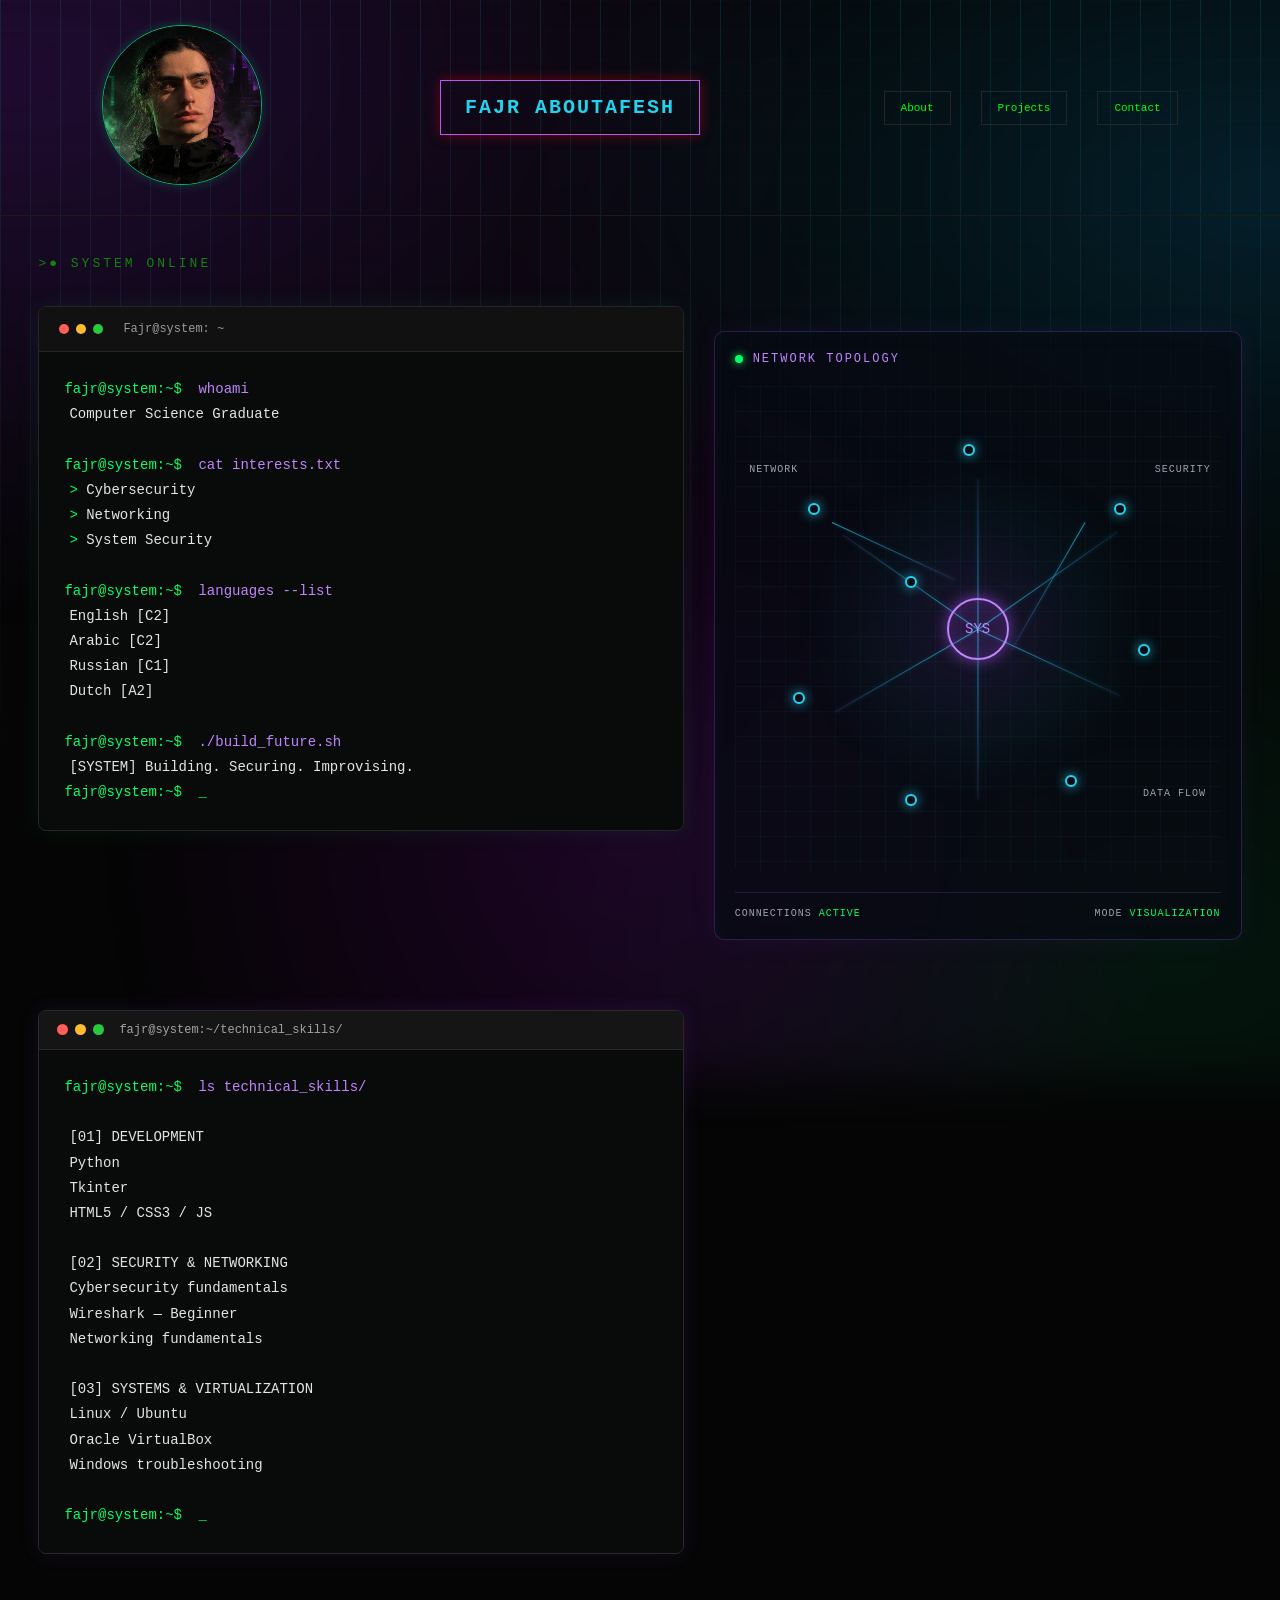
<file: index.html>
<!DOCTYPE html>

<html lang="en">
<head>
    <meta charset="UTF-8">
    <meta name="viewport" content="width=device-width, initial-scale=1.0">
    <title>FAJR | Cybersecurity Portfolio</title>
    <link rel="stylesheet" href="style.css">
</head>

<body>


<!-- NAVIGATION -->
<header class="navbar"> <div> 
    <button class="avatar-trigger" id="avatarTrigger" type="button" aria-label="view larger profile picture">
    <img src="avatar.png" alt="FAJR ABOUTAFESH" class="nav-avatar">

    </button>
</div>
    <a href="index.html" class="logo">FAJR <span>ABOUTAFESH</span> </a>
 
    <nav>
        <a href="about.html">About</a>
        <a href="projects.html">Projects</a>
        <a href="contact.html">Contact</a>
    </nav>
</header>

<!-- hero section-->
 <main>
    <section class="hero">
        
    <!-- LEFT SIDE: EXISTING PORTFOLIO CONTENT -->

<div class="hero-left">
<p class="status">&gt;● SYSTEM ONLINE</p>

  <!-- FIRST TERMINAL -->
    <div class="terminal">
      <!-- Terminal header -->
         <div class="terminal-header">
           <!-- dots and terminal title-->
             <div class="terminal-dots">

                 
                 <span></span>  
                 
                 <span></span>
                 <span></span>

             </div>

                     <p>Fajr@system: ~</p>
         </div>
         <!-- Terminal body -->
          <div class="terminal-body">

          <p class="command">
                  <span class="prompt">fajr@system:~$</span>
                   <span class="purple">whoami</span>
            </p>
               
         <p class="output">Computer Science Graduate</p>

  <br>
<p class="command">
                    <span class="prompt">fajr@system:~$</span>
                    <span class="purple">cat interests.txt</span>
                </p>

                <p class="output">
                    <span class="green">&gt;</span> Cybersecurity
                </p>

                <p class="output">
                    <span class="green">&gt;</span> Networking
                </p>

                <p class="output">
                    <span class="green">&gt;</span> System Security
                </p>

                <br>

              <p class="command">
                    <span class="prompt">fajr@system:~$</span>
                    <span class="purple">languages --list</span>
                </p>

                <p class="output cyan">English [C2] &nbsp; <br>
                Arabic [C2]   &nbsp;<br>
                Russian [C1]   &nbsp;<br>
                Dutch [A2]  </p>

                <br>

                <p class="command">
                    <span class="prompt">fajr@system:~$</span>
                    <span class="purple">./build_future.sh</span>
                </p>

                <p class="output green">[SYSTEM] Building. Securing. Improvising.</p>

              

                <p class="command cursor-line">
                    <span class="prompt">fajr@system:~$</span>
                    <span class="cursor">_</span>
                </p>
  
          </div>
                    
        </div>
    </div>
  <!--  2 terminal hero: TECHNICAL SKILLS -->
      <div class="second-terminal">

          <div   class="second-terminal-header">

               <div class="second-terminaldots">
            <span></span>
            <span></span>
            <span></span>

        </div>
  

          <p>fajr@system:~/technical_skills/ </p>
         

          </div>
        

          <div class="second-terminal-body">


           
            <p class="command">
             <span class="prompt">fajr@system:~$</span>
             <span class="purple">ls technical_skills/</span> </p>
<br>


  <p class="output green">[01] DEVELOPMENT</p> 
  <p class="output">Python</p>
   <p class="output">Tkinter</p>
    <p class="output">HTML5 / CSS3 / JS</p>
<br>

  <p class="output green">[02] SECURITY &amp; NETWORKING</p>
   <p class="output">Cybersecurity fundamentals</p>
    <p class="output">Wireshark — Beginner</p>
     <p class="output">Networking fundamentals</p>
     
     <br> 
     
     <p class="output green">[03] SYSTEMS &amp; VIRTUALIZATION</p>
     
     <p class="output">Linux / Ubuntu</p> 
     <p class="output">Oracle VirtualBox</p> 
     <p class="output">Windows troubleshooting</p>
     
     <br> 
     
     <p class="command cursor-line">
         <span class="prompt">fajr@system:~$</span> 
         <span class="cursor">_</span>
        
    </p>


          </div>
        </div>

</div>
      <!-- RIGHT SIDE: NETWORK VISUALIZATION -->
  
  <div class="network-visual" aria-label="Animated digital network">
<div class="network-label">
            <span class="network-indicator"></span>
            NETWORK TOPOLOGY
        </div>

 <div class="network-canvas">

 <!-- Connections -->
            <div class="network-line line-1"></div>
            <div class="network-line line-2"></div>
            <div class="network-line line-3"></div>
            <div class="network-line line-4"></div>
            <div class="network-line line-5"></div>
            <div class="network-line line-6"></div>
            <div class="network-line line-7"></div>
            <div class="network-line line-8"></div>

            <!-- Central node -->
            <div class="network-node node-center">
                <span>SYS</span>
            </div>

            <!-- Surrounding nodes -->
            <div class="network-node node-1"></div>
            <div class="network-node node-2"></div>
            <div class="network-node node-3"></div>
            <div class="network-node node-4"></div>
            <div class="network-node node-5"></div>
            <div class="network-node node-6"></div>
            <div class="network-node node-7"></div>
            <div class="network-node node-8"></div>

            <!-- Labels -->
            <span class="node-label label-1">NETWORK</span>
            <span class="node-label label-2">SECURITY</span>
            <span class="node-label label-3">DATA FLOW</span>

        </div>

        <div class="network-footer">
            <span>CONNECTIONS <strong>ACTIVE</strong></span>
            <span>MODE <strong>VISUALIZATION</strong></span>
        </div>

  </div>
      
        
        
    </section>

</main>

 <div class="avatar-modal" id="avatarModal" aria-hidden="true">
    <button class="avatar-close" id="avatarClose"
    type="button" aria-label="Close image">
&times;
</button>

 <img src="avatar.png" alt="Fajr Aboutafesh — Cyberpunk Portrait"
         class="avatar-modal-image">

 </div>


 <script>
const avatarTrigger = document.getElementById("avatarTrigger");

const avatarModal = document.getElementById("avatarModal");
const avatarClose = document.getElementById("avatarClose");

function openAvatar(){

   avatarModal.classList.add("active");
    avatarModal.setAttribute("aria-hidden", "false");
    avatarClose.focus();

}

function closeAvatar() {
    avatarModal.classList.remove("active");
    avatarModal.setAttribute("aria-hidden", "true");
    avatarTrigger.focus();
}

avatarTrigger.addEventListener("click", openAvatar);
avatarClose.addEventListener("click", closeAvatar);

avatarModal.addEventListener("click", function(event){

    if (event.target === avatarModal){
        closeAvatar();
    }
});

document.addEventListener("keydown", function(event) {
    if (event.key === "Escape" && avatarModal.classList.contains("active")) {
        closeAvatar();
    }
});
</script>
</body>



</html>
</file>
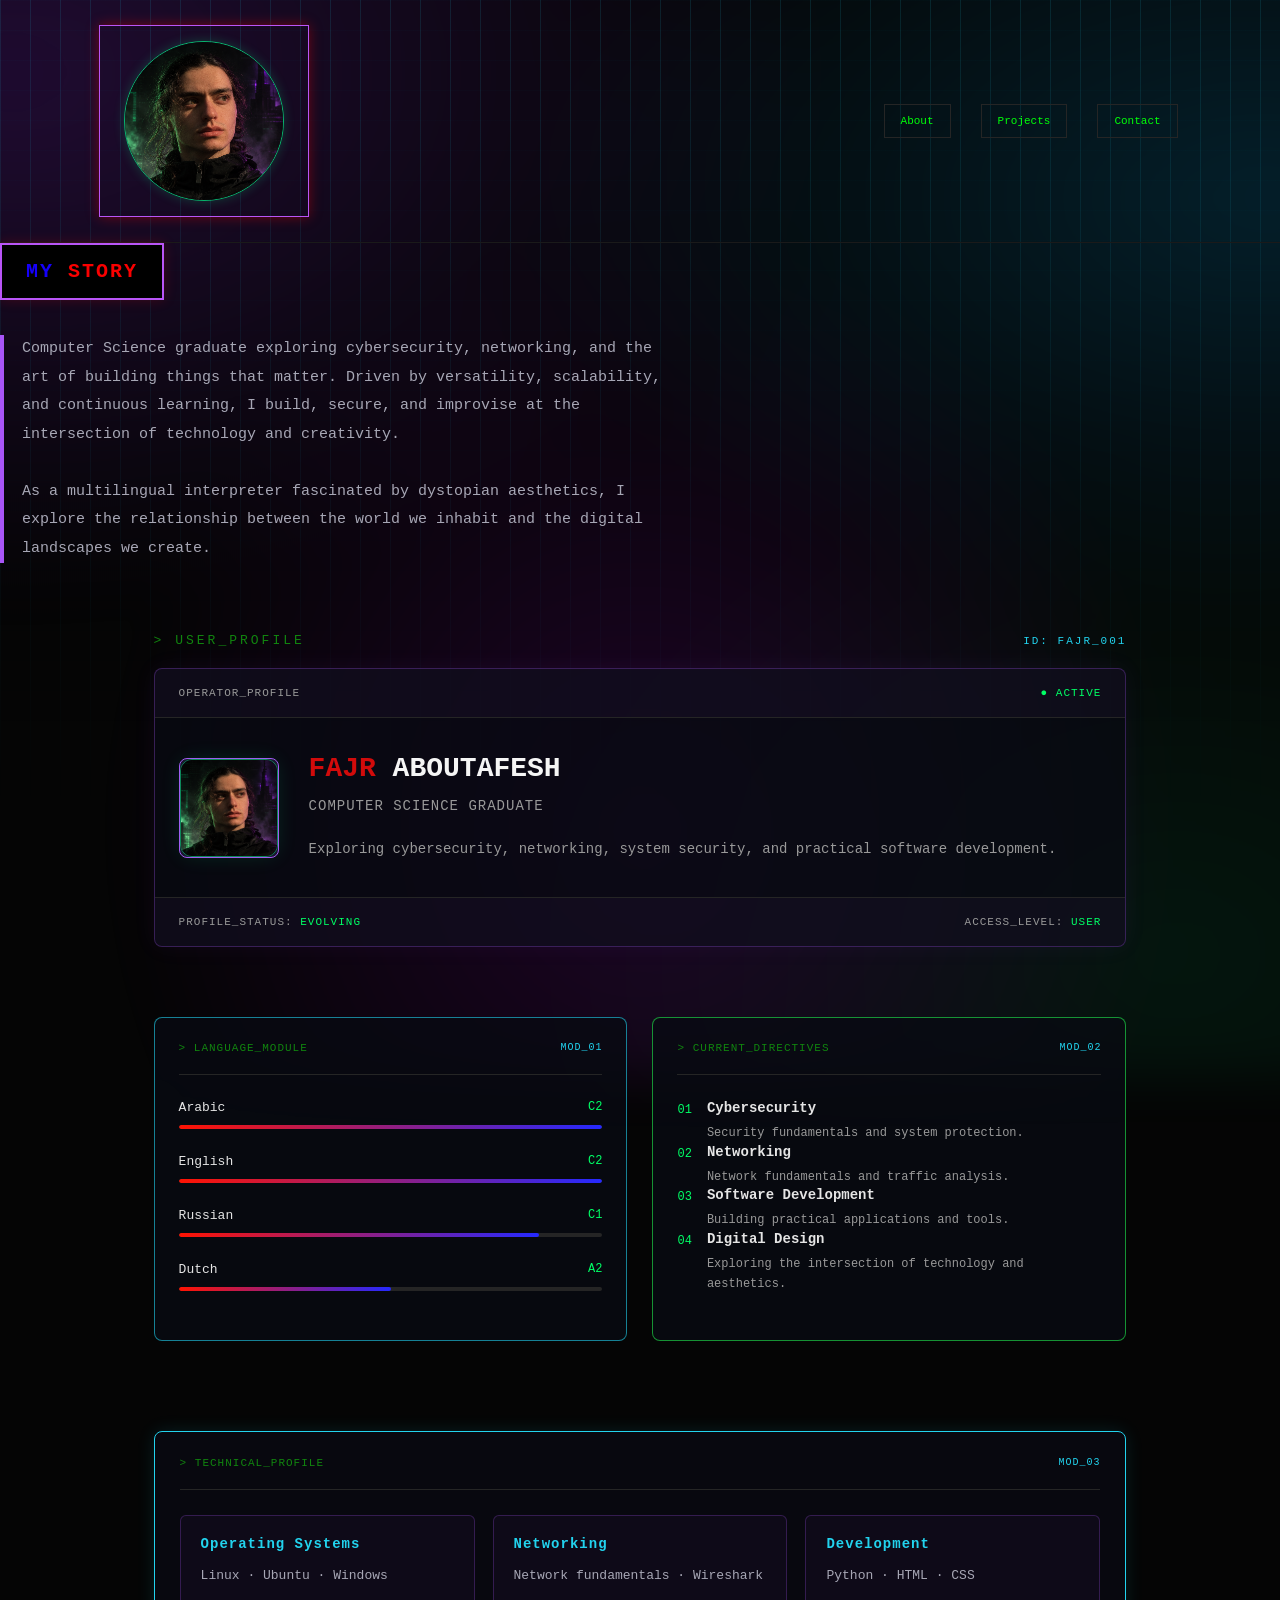
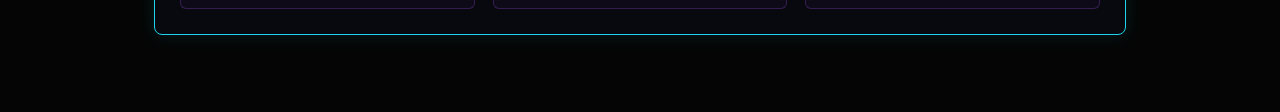
<file: about.html>
<!DOCTYPE html>
<html lang="en">

<head>
    <meta charset="UTF-8">
    <meta name="viewport" content="width=device-width, initial-scale=1.0">

    <title>FAJR | About</title>

    <link rel="stylesheet" href="style.css">
</head>

<body>
     <!-- NAVIGATION -->
    <header class="navbar">

        <a href="index.html" class="logo">
                <img src="avatar.png" alt="FAJR ABOUTAFESH" class="nav-avatar">

        </a>

        <nav>
            <a href="about.html">About</a>
            <a href="projects.html">Projects</a>
            <a href="contact.html">Contact</a>
        </nav>

    </header>


    <main>

        <!-- ABOUT INTRODUCTION -->
        <section class="about-intro">

            <div class="aboutpage">
                MY <span>STORY</span>
            </div>

            <div class="hero-intro about-hero-intro">

                
                    
                <p class="hero-description">
                    Computer Science graduate exploring cybersecurity,
                    networking, and the art of building things that matter.
                    Driven by versatility, scalability, and continuous learning,
                    I build, secure, and improvise at the intersection of
                    technology and creativity.

                    <br><br>

                    As a multilingual interpreter fascinated by dystopian
                    aesthetics, I explore the relationship between the world
                    we inhabit and the digital landscapes we create.
                </p>

            </div>

        </section>


        <!-- USER PROFILE -->
        <section class="profile-section">

            <div class="profile-header">

                <span class="status">&gt; USER_PROFILE</span>

                <span class="profile-id">ID: FAJR_001</span>

            </div>


            <div class="profile-card">

                <!-- PROFILE CARD HEADER -->
                <div class="profile-card-header">

                    <span>OPERATOR_PROFILE</span>

                    <span class="profile-indicator">
                        ● ACTIVE
                    </span>

                </div>


                <!-- PROFILE CONTENT -->
                <div class="profile-content">

                    <div class="profile-avatar">
                        <img src="avatar.png" alt="FAJR — Cybersecurity Portfolio" class="avatar">
 
                    </div>

                    <div class="profile-details">

                        <h2>
                            <span>FAJR</span> ABOUTAFESH
                        </h2>

                        <p class="profile-role">
                            COMPUTER SCIENCE GRADUATE
                        </p>

                        <p>
                            Exploring cybersecurity, networking, system
                            security, and practical software development.
                        </p>

                    </div>

                </div>


                <!-- PROFILE FOOTER -->
                <div class="profile-footer">

                    <span>
                        PROFILE_STATUS: <strong>EVOLVING</strong>
                    </span>

                    <span>
                        ACCESS_LEVEL: <strong>USER</strong>
                    </span>

                </div>

            </div>

        </section>


        <!-- ABOUT MODULES -->
        <section class="about-modules">


            <!-- LANGUAGE MODULE -->
            <article class="module-card">

                <div class="module-header">

                    <span class="status">
                        &gt; LANGUAGE_MODULE
                    </span>

                    <span class="module-id">
                        MOD_01
                    </span>

                </div>


                <div class="language-list">


                    <!-- ARABIC -->
                    <div class="language-item">

                        <span class="language-name">
                            Arabic
                        </span>

                        <span class="language-level">
                            C2
                        </span>

                        <div class="language-track">

                            <div class="language-fill level-c2"></div>

                        </div>

                    </div>


                    <!-- ENGLISH -->
                    <div class="language-item">

                        <span class="language-name">
                            English
                        </span>

                        <span class="language-level">
                            C2
                        </span>

                        <div class="language-track">

                            <div class="language-fill level-c2"></div>

                        </div>

                    </div>


                    <!-- RUSSIAN -->
                    <div class="language-item">

                        <span class="language-name">
                            Russian
                        </span>

                        <span class="language-level">
                            C1
                        </span>

                        <div class="language-track">

                            <div class="language-fill level-c1"></div>

                        </div>

                    </div>


                    <!-- DUTCH -->
                    <div class="language-item">

                        <span class="language-name">
                            Dutch
                        </span>

                        <span class="language-level">
                            A2
                        </span>

                        <div class="language-track">

                            <div class="language-fill level-a2"></div>

                        </div>

                    </div>

                </div>

            </article>


            <!-- CURRENT DIRECTIVES -->
            <article class="module-card2">

                <div class="module-header">

                    <span class="status">
                        &gt; CURRENT_DIRECTIVES
                    </span>

                    <span class="module-id">
                        MOD_02
                    </span>

                </div>


                <div class="directive-list">


                    <!-- DIRECTIVE 01 -->
                    <div class="directive-item">

                        <span class="directive-number">
                            01
                        </span>

                        <div>

                            <h3>Cybersecurity</h3>

                            <p>
                                Security fundamentals and system protection.
                            </p>

                        </div>

                    </div>


                    <!-- DIRECTIVE 02 -->
                    <div class="directive-item">

                        <span class="directive-number">
                            02
                        </span>

                        <div>

                            <h3>Networking</h3>

                            <p>
                                Network fundamentals and traffic analysis.
                            </p>

                        </div>

                    </div>


                    <!-- DIRECTIVE 03 -->
                    <div class="directive-item">

                        <span class="directive-number">
                            03
                        </span>

                        <div>

                            <h3>Software Development</h3>

                            <p>
                                Building practical applications and tools.
                            </p>

                        </div>

                    </div>


                    <!-- DIRECTIVE 04 -->
                    <div class="directive-item">

                        <span class="directive-number">
                            04
                        </span>

                        <div>

                            <h3>Digital Design</h3>

                            <p>
                                Exploring the intersection of technology
                                and aesthetics.
                            </p>

                        </div>

                    </div>

                </div>

            </article>

        </section>

        <section class="technical-profile">

            <div class="module-header">

                <span class="status">
                    &gt; TECHNICAL_PROFILE
                </span>

                <span class="module-id">
                    MOD_03
                </span>

            </div>

            <div class="technical-grid">

                <article class="technical-item">

                    <h3>Operating Systems</h3>

                    <p>Linux · Ubuntu · Windows</p>

                </article>

                <article class="technical-item">

                    <h3>Networking</h3>

                    <p>Network fundamentals · Wireshark</p>

                </article>

                <article class="technical-item">

                    <h3>Development</h3>

                    <p>Python · HTML · CSS</p>

                </article>

            </div>

        </section>

    </main>

</body>

</html>
</file>
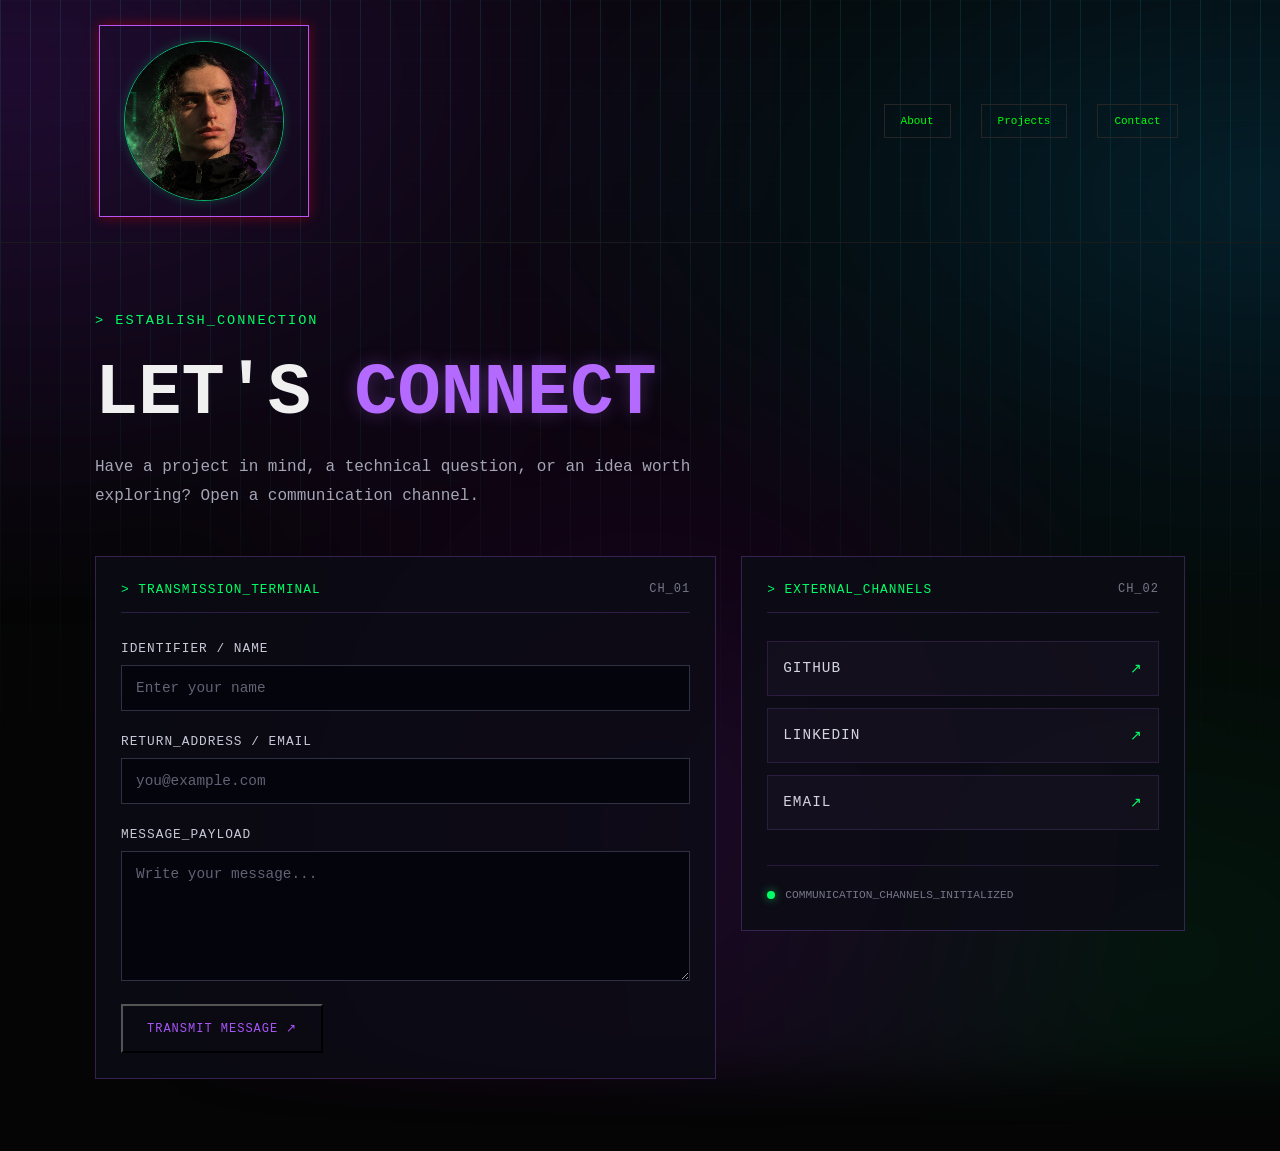
<file: contact.html>
<!DOCTYPE html>

<html lang="en">
<head>
    <meta charset="UTF-8">
    <meta name="viewport" content="width=device-width, initial-scale=1.0">
    <title>FAJR | CONTACT</title>
    <link rel="stylesheet" href="style.css">
</head>

<body>
 <header class="navbar">
   <a href="index.html" class="logo">
                <img src="avatar.png" alt="FAJR ABOUTAFESH" class="nav-avatar">
        </a>

        <nav>
            <a href="about.html">About</a>
            <a href="projects.html">Projects</a>
            <a href="contact.html">Contact</a>
        </nav>

    
</header>
  
 
 
<main class="contact-main">

    <section class="contact-intro">
        <p class="status">&gt; ESTABLISH_CONNECTION</p>
        <h1>LET'S <span>CONNECT</span></h1>
        <p>
            Have a project in mind, a technical question, or an idea worth exploring?
            Open a communication channel.
        </p>
    </section>

    <section class="contact-layout">

        <!-- CONTACT FORM -->
        <div class="contact-form-panel">
            <div class="module-header">
                <span class="status">&gt; TRANSMISSION_TERMINAL</span>
                <span class="module-id">CH_01</span>
            </div>

            <form action="https://formspree.io/f/mgaazoed" method="POST">
<!-- honey pot-->
 <input 
 type="text" 
 name="_gotcha"
 style="display: none;"
 tabindex="-1"
 autocomplete="off">
                <label for="name">IDENTIFIER / NAME</label>
                <input
                    type="text"
                    id="name"
                    name="name"
                    placeholder="Enter your name"
                    required
                >

                <label for="email">RETURN_ADDRESS / EMAIL</label>
                <input
                    type="email"
                    id="email"
                    name="email"
                    placeholder="you@example.com"
                    required
                >

                <label for="message">MESSAGE_PAYLOAD</label>
                <textarea
                    id="message"
                    name="message"
                    rows="5"
                    placeholder="Write your message..."
                    required
                ></textarea>

                <button type="submit" class="btn btn-primary">
                    TRANSMIT MESSAGE ↗
                </button>

            </form>
        </div>

        <!-- EXTERNAL CONTACT LINKS -->
        <div class="contact-channels">
            <div class="module-header">
                <span class="status">&gt; EXTERNAL_CHANNELS</span>
                <span class="module-id">CH_02</span>
            </div>

            <a
                href="https://github.com/fajjerinho"
                class="contact-link"
                target="_blank"
                rel="noopener noreferrer"
            >
                <span>GITHUB</span>
                <span>↗</span>
            </a>
         
           <a href= "https://www.linkedin.com/in/fajjer-tafesh-12b8a824a" 
           class="contact-link"
           target="_blank"
           rel="noopener noreferrer"> 
          <span>LINKEDIN</span>
                          <span>↗</span>

        </a>


            <a href="mailto:fajr.2000@hotmail.com" class="contact-link">
                <span>EMAIL</span>
                <span>↗</span>
            </a>

            <div class="contact-status">
                <span class="status-dot"></span>
                COMMUNICATION_CHANNELS_INITIALIZED
            </div>
        </div>

    </section>

</main>
 


</main>

</body>
</file>
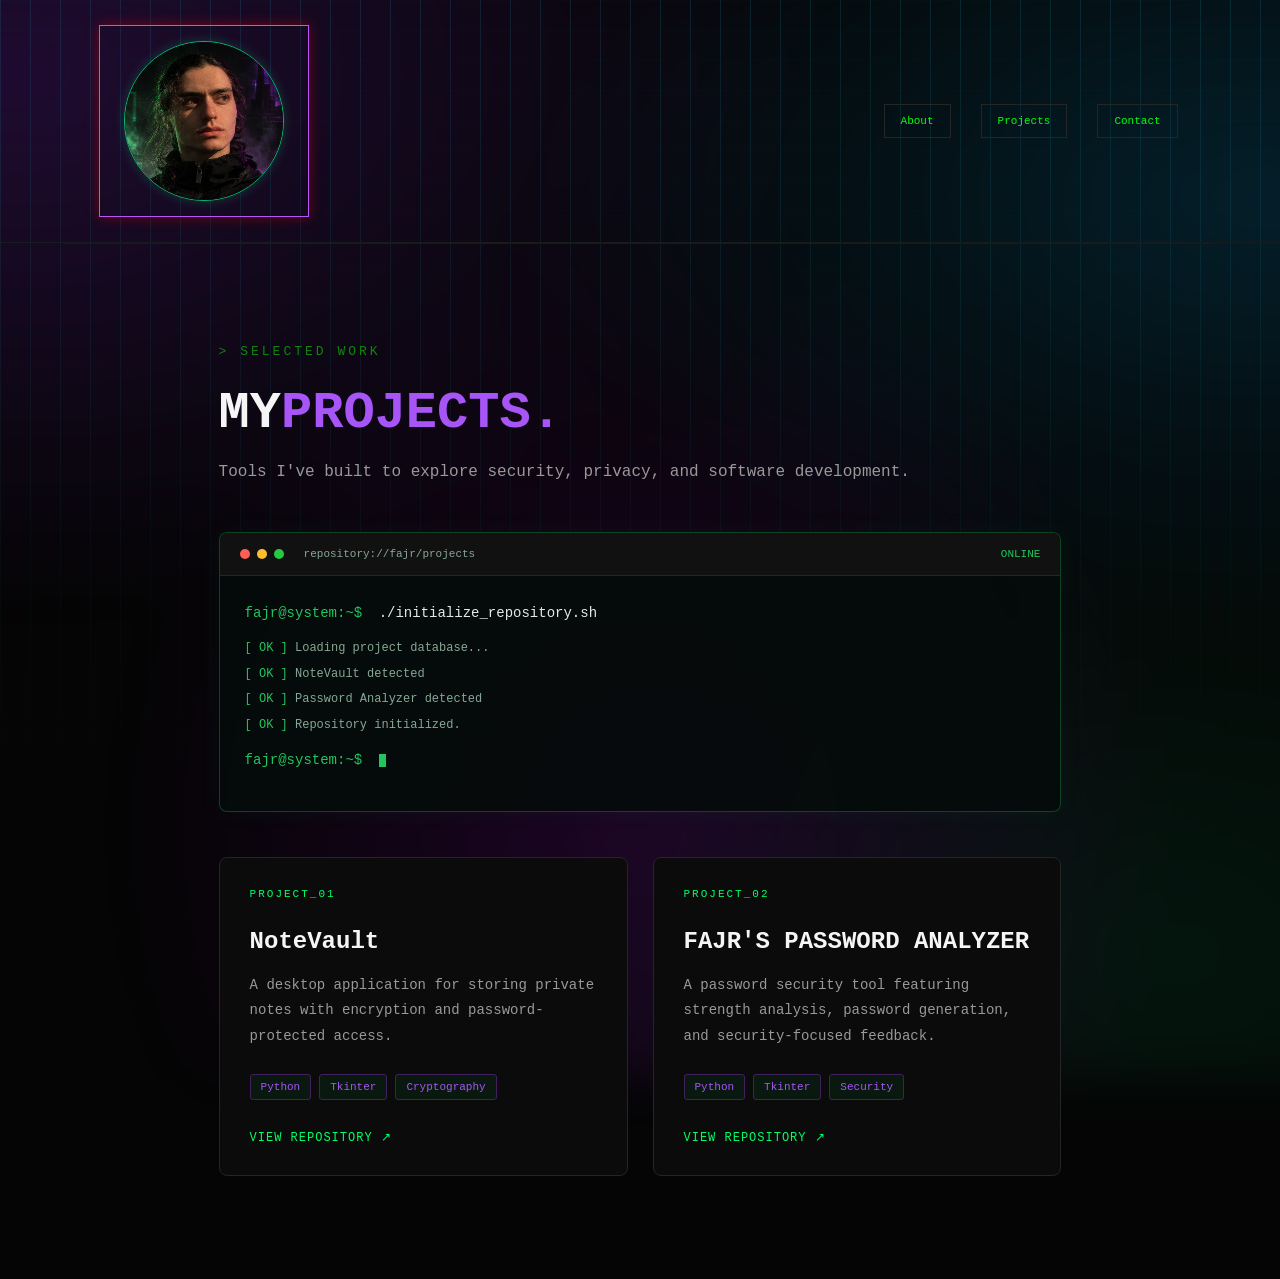
<file: projects.html>
<!DOCTYPE html>

<html lang="en">
<head>
    <meta charset="UTF-8">
    <meta name="viewport" content="width=device-width, initial-scale=1.0">
    <title>PROJECTS</title>
    <link rel="stylesheet" href="style.css">
</head>

<body>
 <header class="navbar">
    <a href="index.html" class="logo">
                <img src="avatar.png" alt="FAJR ABOUTAFESH" class="nav-avatar">
        </a>

        <nav>
            <a href="about.html">About</a>
            <a href="projects.html">Projects</a>
            <a href="contact.html">Contact</a>
        </nav>
</header>

  <div class="hero-buttons">

   
    <!--<a href="#projects" class="btn btn-primary">VIEW PROJECTS</a> -->
 </div>
 <main>
<section class="projects" id="projects">

<div class="section-heading">
    <p class="status">&gt; SELECTED WORK</p>
    <h2>MY<span>PROJECTS.</span></h2>
    <p class="section-description">
        Tools I've built to explore security, privacy, and software development.
    </p>
</div>
<div class="repo-terminal">
 <div class="terminal-header">
    <div class="terminal-dots">
        <span></span>
        <span></span>
        <span></span>


    </div>
    <span class="terminal-title">repository://fajr/projects

    </span>

    <span class="terminal-status">ONLINE</span>
 </div>   

    <div class="terminal-body">

        <p class="terminal-command">
        <span class="terminal-prompt">fajr@system:~$</span>    
        <span class="typing-text">./initialize_repository.sh</span>   
 
        </p>
<p class="terminal-output"> <span>[ OK ]</span> Loading project database... </p> <p class="terminal-output"> <span>[ OK ]</span> NoteVault detected </p> <p class="terminal-output"> <span>[ OK ]</span> Password Analyzer detected </p> <p class="terminal-output"> <span>[ OK ]</span> Repository initialized. </p> <p class="terminal-command terminal-final"> <span class="terminal-prompt">fajr@system:~$</span> <span class="terminal-cursor"></span> </p>

    </div>
    
    </div>
<!-- Both cards belong inside this grid -->
<div class="project-grid">

    <!-- PROJECT 1 -->
    <article class="project-card">
        <p class="project-number">PROJECT_01</p>

        <h3>NoteVault</h3>

        <p class="project-description">
            A desktop application for storing private notes with encryption
            and password-protected access.
        </p>

        <div class="tech-tags">
            <span>Python</span>
            <span>Tkinter</span>
            <span>Cryptography</span>
        </div>

        <a href="https://github.com/fajjerinho/NoteVault"
           class="project-link"
           target="_blank"
           rel="noopener noreferrer">
            VIEW REPOSITORY ↗
        </a>
    </article>

    <!-- PROJECT 2 -->
    <article class="project-card">
        <p class="project-number">PROJECT_02</p>

        <h3>FAJR'S PASSWORD ANALYZER</h3>

        <p class="project-description">
            A password security tool featuring strength analysis,
            password generation, and security-focused feedback.
        </p>

        <div class="tech-tags">
            <span>Python</span>
            <span>Tkinter</span>
            <span>Security</span>
        </div>

        <a href="https://github.com/fajjerinho/Password-Analyzer"
           class="project-link"
           target="_blank"
           rel="noopener noreferrer">
            VIEW REPOSITORY ↗
        </a>
    </article>

</div>

</section>
</main>
       
 

</body>
</html>
</file>
<file: style.css>
/* =========================================
FJR PORTFOLIO — GLOBAL STYLES
========================================= */

* {
margin: 0;
padding: 0;
box-sizing: border-box;
}

html {
scroll-behavior: smooth;
}

body {
background-color: #050505;
color: #b700ff;
font-family: Consolas, monospace;
min-height: 100vh;
position: relative;/*establishes a positioning context.*/
isolation: isolate;/*creates a separate stacking context, helping keep the background behind your content.*/
}

body::after{
content: "";
position: fixed;
inset: 0;
z-index: -1;
pointer-events: none;

background-image:linear-gradient( rgba(9, 206, 236, 0.019) 1px, transparent 1px ), linear-gradient( 90deg, rgba(34, 211, 238, 0.12) 1px, transparent 1px ); background-size: 30px 30px; mask-image: linear-gradient( to bottom, black, transparent 90% );  




}
body::before {
    content: "";
    position: fixed;
    inset: -20%;
    z-index: -1;
    pointer-events: none;

    background:
        radial-gradient(
            ellipse at 15% 20%,
            rgba(126, 34, 206, 0.22),
            transparent 38%
        ),
        radial-gradient(
            ellipse at 85% 30%,
            rgba(0, 180, 255, 0.15),
            transparent 35%
        ),
        radial-gradient(
            ellipse at 50% 80%,
            rgba(190, 0, 255, 0.13),
            transparent 42%
        ),
        radial-gradient(
            ellipse at 80% 90%,
            rgba(0, 255, 140, 0.07),
            transparent 32%
        );

    filter: blur(25px);

    animation: cyberspace-drift 18s ease-in-out infinite alternate;
}

@keyframes cyberspace-drift {
    0% {
        transform: translate3d(-2%, -1%, 0) scale(1);
    }

    50% {
        transform: translate3d(2%, 1%, 0) scale(1.04);
    }

    100% {
        transform: translate3d(-1%, 2%, 0) scale(1.02);
    }
}

/* =========================================
NAVIGATION BAR
========================================= */

.navbar  {
display: flex;
color: #037631;
justify-content: space-between;
align-items: center;
padding: 25px 8%;
border-bottom: 1px solid #1a1a1a;
}
.navbar:hover  {
color: #38f604;
font-size: 30px;
 
 
border: 3px solid #000000;
transform: translate(-3px);
  box-shadow: 0 0 12px rgba(161, 4, 246, 0.4);}


.logo {
color: #22d3ee;
font-size: 20px;
font-family: inherit;
font-weight: bold;
text-decoration: none;
letter-spacing: 2px;
display: inline-block;
padding: 15px 24px;
transition: all 0.3s ease;
border: 1px solid #b955f7;
transform: translate(-3px);
  box-shadow: 0 0 12px rgba(246, 4, 4, 0.4);}

 
 .logo:hover {
color: #f60404;
font-size: 30px;
border: 1px solid #f60404;
transform: translate(-3px);
  box-shadow: 0 0 12px rgba(246, 4, 4, 0.4);}

 
.logo span {
color: #22d3ee;
}
.logo span:hover {
color: #9205d8;
}
.navbar nav {
display: flex;
gap: 30px;
}

.navbar nav a {
display: inline-block;
padding: 10px 16px;
color: #00ff08;
font-family: Consolas, monospace;
font-size: 11px;
text-decoration: none;
border: 1px solid #252525;
background-color: transparent;
transition: all 0.3s ease;
}

.navbar nav a:hover{
color: #00ff15;
background-color: #050000;
border-color: #0022ff;
box-shadow: 0 0 12px rgba(0, 255, 102, 0.4);
transform: translateY(-3px);
}

/* =========================================
HERO SECTION
========================================= */

.hero {
 width: 94%;
    max-width: 1600px;
    min-height: 85vh;
    margin: 0 auto;
    padding: 40px 0;

    display: grid;
    grid-template-columns: minmax(0, 1.1fr) minmax(0, 0.9fr);
    gap: 30px;
    align-items: start;
}
.hero-left {
    grid-column: 1;
    grid-row: 1;
    
    min-width: 0;
}
.network-visual {
    grid-column: 2;
    grid-row: 1;
}

.hero-left .terminal,
.hero-left .second-terminal {
    width: 100%;
    max-width: none;
}

.hero-left .hero-intro {
    margin: 45px 0;
}
.status {
color: #11850f;
font-size: 13px;
letter-spacing: 3px;
margin-bottom: 25px;
}

.hero h1 {
font-size: clamp(48px, 8vw, 100px);
font-family: inherit;

line-height: 1.05;
letter-spacing: -4px;
color: #f5f5f5;
margin-bottom: 30px;
}

.hero h1 span {
color: #f75555;
}

.hero-description {
color: #a855f7;
font-family: inherit;
font-size: 16px;
line-height: 1.8;
max-width: 550px;
margin-bottom: 35px;
}

.hero-buttons {
display: flex;
gap: 15px;
flex-wrap: wrap;
}

/* =========================================
BUTTONS
========================================= */

.btn {
display: inline-block;
padding: 15px 24px;
text-decoration: none;
font-family: inherit;
font-size: 12px;
letter-spacing: 1px;
transition: all 0.3s ease;
}

.btn-primary:hover {
background-color: #a855f7;
color: #050505;
border: 1px solid #a855f7;
transform: translate(-3px);
box-shadow: 0 0 12px rgba(168, 85, 247, 0.4);}

.btn-primary {
background-color: transparent;
color: #a855f7;
}

.btn-secondary:hover {
background-color: transparent;
color: #00ff66;
border: 1px solid #00ff66;
justify-content: center
}

.btn-secondary {
background-color: #00ff66;
color: #050505;
justify-content: center;
}

/* =========================================
PROJECTS SECTION
========================================= */

.projects {
padding: 100px 12%;
max-width: 1150px; 
margin: 0 auto;
border-top: 1px solid #1a1a1a;
}

.section-heading {
margin-bottom: 45px;
}

.section-heading h2 {
color: #f5f5f5;
font-size: clamp(32px, 5vw, 52px);
margin-bottom: 15px;
}

.section-heading h2 span {
color: #a855f7;
}

.section-description {
color: #999999;
line-height: 1.8;
}

/* =========================================
PROJECT GRID
========================================= */

.project-grid {
display: grid;
grid-template-columns: repeat(2, minmax(0, 1fr));
gap: 25px;
align-items: stretch;
}
@media (max-width: 750px) { .project-grid { grid-template-columns: 1fr; } }
/* =========================================
PROJECT CARDS
========================================= */

.project-card {
background-color: #0b0b0b;
border: 1px solid #252525;
border-radius: 8px;
padding: 30px;

display: flex;
flex-direction: column;

min-width: 0;
height: 100%;

transition:
    border-color 0.3s ease,
    transform 0.3s ease,
    background-color 0.3s ease;

opacity: 0;
animation: project-boot 0.6s ease-out forwards;    
position: relative;   isolation: isolate;

 

}

 
.project-card::after{

 content: "";
    position: absolute;
    top: -10%;
    left: 0;
    width: 100%;
    height: 2px;

    background: linear-gradient(
        90deg,
        transparent,
        #22d3ee,
        #b700ff,
        #22d3ee,
        transparent
    );

    box-shadow: 0 0 12px rgba(34, 211, 238, 0.5);
    opacity: 0;
    pointer-events: none;


}

.project-card:hover::after{


    opacity: 1;
    animation: project-scan 3s ease-in-out infinite;
}

@keyframes project-scan {
    0%{top:0; opacity:0;}
    15% {
        opacity: 1;
    }

    85% {
        opacity: 1;
    }

    100% {
        top: 100%;
        opacity: 0;
    }
}
.project-card::before{

content: "";
    position: absolute;
    inset: 0;
    border-radius: inherit;
    padding: 1px;
    pointer-events: none;
    z-index: 2;
    opacity: 0;

    background: conic-gradient(
        from var(--scan-angle, 0deg),
        transparent 0deg,
        transparent 260deg,
        #00ff66 300deg,
        #a855f7 320deg,
        transparent 340deg
    );

    -webkit-mask:
        linear-gradient(#fff 0 0) content-box,
        linear-gradient(#fff 0 0);
    -webkit-mask-composite: xor;
    mask-composite: exclude;

}


 @property --scan-angle {
    syntax: "<angle>";
    initial-value: 0deg;
    inherits: false;
}

@keyframes card-scan {
    from {
        --scan-angle: 0deg;
    }
    to {
        --scan-angle: 360deg;
    }
}
.project-card:hover::before{

    opacity: 1;
    animation: card-scan 2s linear infinite;
}
@keyframes border-pulse { from { filter: brightness(0.7); } to { filter: brightness(1.8); } }
 



.project-card:nth-child(2) { animation-delay: 0.7s; } @keyframes project-boot { from { opacity: 0; transform: translateY(18px); } to { opacity: 1; transform: translateY(0); } }
.project-card:hover {
 
background-color: #0e0a12;
transform: translateY(-5px);
 transform: translateY(-5px);
    border-color: rgba(0, 255, 102, 0.6);
    box-shadow: 0 0 20px rgba(0, 255, 102, 0.08);
}

.project-number {
color: #00ff66;
font-size: 11px;
letter-spacing: 2px;
margin-bottom: 25px;
}

.project-card h3 {
color: #f5f5f5;
font-size: 24px;
line-height: 1.4;
margin-bottom: 15px;
}

.project-description {
color: #999999;
font-size: 14px;
line-height: 1.8;
margin-bottom: 25px;
}

/* =========================================
TECHNOLOGY TAGS
========================================= */

.tech-tags {
display: flex;
flex-wrap: wrap;
gap: 8px;
margin-bottom: 30px;
}

.tech-tags span {
color: #a855f7;
border: 1px solid #42205f;
border-radius: 3px;
padding: 6px 10px;
font-size: 11px;
    background: rgba(0, 255, 102, 0.06);

}

/* =========================================
PROJECT REPOSITORY LINKS
========================================= */
.terminal-final {
    margin-top: 12px;
    margin-bottom: 0;
}

.terminal-cursor {
    display: inline-block;
    width: 7px;
    height: 13px;
    background: #22c55e;
    vertical-align: middle;
    animation: cursor-blink 0.8s step-end infinite;
}
.project-link {
color: #a855f7;
font-size: 12px;
text-decoration: none;
letter-spacing: 1px;

margin-top: auto;
align-self: flex-start;

transition: color 0.3s ease;

}

.project-link {
color: #00ff66;
}
@keyframes terminal-type {
    from {
        max-width: 0;
    }

    to {
        max-width: 29ch;
    }
}

@keyframes cursor-blink {
    50% {
        opacity: 0;
    }
}
/* =========================================
RESPONSIVE DESIGN — TABLETS & PHONES
========================================= */

@media (max-width: 700px) {

.navbar {
    padding: 20px 7%;
    flex-wrap: wrap;
    gap: 20px;
}

.navbar nav {
    gap: 15px;
    flex-wrap: wrap;
}

.hero {
    width: 92%;
    min-height: auto;
    padding: 35px 0;
    grid-template-columns: minmax(0, 1fr);
}

.hero h1 {
    letter-spacing: -2px;
}

.projects {
    padding: 70px 7%;
}

.project-grid {
    grid-template-columns: minmax(0, 1fr);
}

.project-card {
    padding: 25px;
}

}

/* =========================================
SMALL PHONES
========================================= */

@media (max-width: 400px) {

.logo {
    font-size: 22px;
}

.navbar nav {
    gap: 12px;
}

.navbar nav a {
    font-size: 12px;
}

.hero h1 {
    font-size: 45px;
}

.btn {
    padding: 13px 16px;
}

}

.terminal {
    width: 100%;
    max-width: 750px;
    margin: 35px 0;
    background-color: #080b0a;
    border: 1px solid #252525;
    border-radius: 8px;
    overflow: hidden;
    box-shadow: 0 0 25px rgba(0, 255, 102, 0.08);
}

.terminal-header {
    display: flex;
    align-items: center;
    gap: 20px;
    padding: 15px 20px;
    background-color: #111111;
    border-bottom: 1px solid #252525;
}

.terminal-header p {
    color: #999999;
    font-size: 12px;
}

.terminal-dots {
    display: flex;
    gap: 7px;
}

.terminal-dots span {
    width: 10px;
    height: 10px;
    border-radius: 50%;
    background-color: #ff5f56;
}

.terminal-dots span:nth-child(2) {
    background-color: #ffbd2e;
}

.terminal-dots span:nth-child(3) {
    background-color: #27c93f;
}

.terminal-body {
    padding: 25px;
    font-family: Consolas, monospace;
    font-size: 14px;
    line-height: 1.8;
    overflow-x: auto;
}

.command {
    white-space: nowrap;
}

.prompt {
    color: #00ff66;
    margin-right: 8px;
}

.purple {
    color: #c084fc;
}

.green {
    color: #00ff66;
}

.cyan {
    color: #22d3ee;
}

.output {
    color: #e5e5e5;
    padding-left: 5px;
}

.cursor {
    color: #00ff66;
    animation: blink 1s steps(2, start) infinite;
}

@keyframes blink {
    to {
        visibility: hidden;
    }
}

/* second terminal*/

.second-terminaldots {
    display: flex;
    align-items: center;
    gap: 7px;
}

.second-terminaldots span {
    width: 11px;
    height: 11px;
    border-radius: 50%;
    display: inline-block;
}

.second-terminaldots span:nth-child(1) {
    background-color: #ff5f57;
}

.second-terminaldots span:nth-child(2) {
    background-color: #febc2e;
}

.second-terminaldots span:nth-child(3) {
    background-color: #28c840;
}


.second-terminal{    width: 100%;
 width: 100%;    margin: 40px auto;
    background-color: #080b0a;
    border: 1px solid #292929;
    border-radius: 8px;
    overflow: hidden;

    /* Subtle purple cyberpunk glow */
    box-shadow: 0 0 20px rgba(168, 85, 247, 0.10);}

.second-terminal-header{     display: flex;
    align-items: center;
    gap: 15px;
    padding: 12px 18px;
    background-color: #151515;
    border-bottom: 1px solid #292929}

.second-terminal-header p { color: #a3a3a3;
    font-family: Consolas, monospace;
    font-size: 12px;
    margin: 0; }

.second-terminal-body {
    padding: 25px;
    background-color: #080b0a;
    font-family: Consolas, monospace;
    font-size: 14px;
    line-height: 1.8;
    overflow-x: auto;
}

/* RESPONSIVE DESIGN */

@media (max-width: 600px) {
    .second-terminal-body {
        padding: 18px;
        font-size: 12px;
    }

    .second-terminal-header {
        padding: 12px;
    }
}


/* HERO INTRO */

.hero-intro {
    max-width: 750px;
    margin-top: 55px;
}

.hero-intro h1 {
    color: #f5f5f5;
    font-size: clamp(30px, 5vw, 55px);
    line-height: 1.2;
    letter-spacing: -2px;
    margin-bottom: 25px;
}

.hero-intro h1 span {
    color: #a855f7;
}

/* MOBILE */

@media (max-width: 600px) {
    .terminal-body {
        padding: 18px;
        font-size: 12px;
    }

    .hero-intro h1 {
        letter-spacing: -1px;
    }
}





/*ABOUT*/
.aboutpage{
color: #1500fa;
    background-color: #000;
    font-size: 20px;
    font-family: inherit;
    font-weight: bold;
    letter-spacing: 2px;
    display: inline-block;
    padding: 15px 24px;
    border: 2px solid #b955f7;
    box-shadow: 0 0 12px rgba(246, 4, 4, 0.2);
    transition: color 0.3s ease,
                border-color 0.3s ease,
                box-shadow 0.3s ease,
                background-color 0.3s ease;}

 
 
.aboutpage:hover {
  background-color: #10051a;
    color: #d70303;
    border-color: #5d00ff;
    box-shadow: 0 0 18px rgba(168, 85, 247, 0.4);}

 
.aboutpage span {
    color: #fa0000;
   /* background-color: #11850f;*/
}

.aboutpage span:hover {
    color: #5100ff;
   /* background-color: #11850f;*/
}

/* =========================================
ABOUT — USER PROFILE
========================================= */

.profile-section {
width: 76%;
max-width: 1100px;
margin: 70px auto;
}

.profile-header {
display: flex;
justify-content: space-between;
align-items: center;
gap: 20px;
margin-bottom: 20px;
 transition:
    border-color 0.3s ease,
    transform 0.3s ease,
    background-color 0.3s ease;

}

.profile-header .status {
margin-bottom: 0;
}
 
.profile-id {
color: #22d3ee;
font-size: 11px;
letter-spacing: 2px;
}

.profile-card {
background: rgba(8, 11, 18, 0.78);
border: 1px solid rgba(168, 85, 247, 0.3);
border-radius: 8px;
box-shadow: 0 0 25px rgba(168, 85, 247, 0.06);
overflow: hidden;
position: relative;
isolation: isolate;
}

.profile-card::after {
    content: "";
    position: absolute;
    top: -10%;
    left: 0;
    width: 100%;
    height: 2px;
    pointer-events: none;
    opacity: 0;
    background: linear-gradient(
        90deg,
        transparent,
        #22d3ee,
        #b700ff,
        #22d3ee,
        transparent
    );
    box-shadow: 0 0 12px rgba(34, 211, 238, 0.8);
    animation: profile-scan 6s ease-in-out infinite;
}

@keyframes profile-scan {
    0% { top: -10%; opacity: 0; }
    10% { opacity: 1; }
    85% { opacity: 0.8; }
    100% { top: 110%; opacity: 0; }
}

.profile-card-header,
.profile-footer {
display: flex;
justify-content: space-between;
align-items: center;
gap: 15px;
padding: 18px 24px;
background: rgba(168, 85, 247, 0.04);
color: #999999;
font-size: 11px;
letter-spacing: 1px;
}

.profile-card-header {
border-bottom: 1px solid #252525;
}

.profile-card:hover{

     border-color: #a855f7;
    background-color: rgba(39, 11, 67, 0.85);
    transform: translateY(-4px);
    box-shadow: 0 8px 25px rgba(168, 85, 247, 0.12);
}

 


.profile-indicator {
animation: status-pulse 2s ease-in-out infinite;
}
.profile-indicator,
.profile-footer strong {
color: #00ff66;
font-weight: normal;
}
@keyframes status-pulse {
0%, 100% {
text-shadow: 0 0 3px rgba(0, 255, 140, 0.25);
}

50% {
    text-shadow: 0 0 10px rgba(0, 255, 140, 0.9);
}

}

/* Respect users who prefer reduced motion */
@media (prefers-reduced-motion: reduce) {
    .profile-card::after,
    .profile-details h2,
    .profile-details .profile-role,
    .profile-details > p,
    .profile-indicator {
        animation: none;
    }

    .profile-card::after {
        display: none;
    }

    .profile-details h2,
    .profile-details .profile-role,
    .profile-details > p {
        opacity: 1;
        transform: none;
        filter: none;
    }
}

/* PROFILE CONTENT */
.profile-content {
    display: flex;
    align-items: center;
    gap: 30px;
    padding: 35px 24px;
}
.avatar{
    width: 100%;
    max-width: 320px;
    aspect-ratio: 1 / 1;
    object-fit: cover;
    border-radius: 12px;
    border: 1px solid rgba(0, 255, 140, 0.5);
    box-shadow: 0 0 20px rgba(0, 255, 140, 0.12);
}
.navbar-brand{display: flex;
align-items: center;
gap: 12px;}
.avatar-trigger {
    padding: 0;
     border: none;
    background: none;
    border-radius: 50%;
    cursor: pointer;
}
.nav-avatar {
    display: block;

        width: 160px;
    height: 160px;
    object-fit: cover;
    object-position: center;
    border-radius: 50%;
    border: 1px solid rgba(0, 255, 140, 0.7);
    box-shadow: 0 0 12px rgba(0, 255, 140, 0.2);
    flex-shrink: 0;
    transition: 0.3s ease;
}
.avatar-trigger:hover .nav-avatar{
transform: scale(1.08);
    box-shadow: 0 0 15px rgba(0, 255, 140, 0.5);

}
.nav-avatar:hover {
    box-shadow:
        0 0 12px rgba(0, 255, 140, 0.5),
        0 0 20px rgba(160, 60, 255, 0.3);
    transform: scale(1.06);
}
.avatar-modal {
    display: none;
    position: fixed;
    inset: 0;
    z-index: 9999;
    background: rgba(0, 0, 0, 0.92);
    backdrop-filter: blur(8px);
    align-items: center;
    justify-content: center;
    padding: 24px;
}

.avatar-modal.active {
    display: flex;
}

.avatar-modal-image {
    display: block;
    max-width: min(90vw, 650px);
    max-height: 85vh;
    object-fit: contain;
    border: 1px solid rgba(0, 255, 140, 0.6);
    border-radius: 12px;
    box-shadow: 0 0 30px rgba(0, 255, 140, 0.15);
    animation: avatarAppear 0.25s ease;
}

.avatar-close {
    position: absolute;
    top: 20px;
    right: 28px;
    color: #00ff8c;
    background: transparent;
    border: none;
    font-size: 38px;
    cursor: pointer;
}

.avatar-close:hover {
    color: #bd70ff;
}

@keyframes avatarAppear {
    from {
        opacity: 0;
        transform: scale(0.94);
    }
    to {
        opacity: 1;
        transform: scale(1);
    }
}
.profile-avatar {
    display: flex;
    flex-shrink: 0;
    align-items: center;
    justify-content: center;
    width: 100px;
    height: 100px;
    border: 1px solid #a855f7;
    border-radius: 8px;
    background: rgba(168, 85, 247, 0.08);
    color: #c084fc;
    font-size: 42px;
    box-shadow: inset 0 0 20px rgba(168, 85, 247, 0.08);
    transition: border-color 0.3s ease, box-shadow 0.3s ease;
}
.profile-avatar img {
    width: 100%;
    height: 100%;
    object-fit: cover;
    object-position: center;
    display: block;
}
.profile-avatar:hover {
    border-color: #8100fa;
    box-shadow: 0 0 15px rgba(168, 85, 247, 0.3);
}

.profile-details {
    min-width: 0;
}

.profile-details h2 {
    color: #f5f5f5;
    font-size: clamp(20px, 3vw, 28px);
    margin-bottom: 10px;
    animation: profile-boot 0.7s ease-out both;
}

.profile-details h2 span {
    color: #d20b0b;
}

.profile-role {
    color: #22d3ee;
    font-size: 11px;
    letter-spacing: 1px;
    margin-bottom: 18px;
    animation: profile-boot 0.7s ease-out 0.2s both;
}

.profile-details > p {
    color: #999999;
    font-size: 14px;
    line-height: 1.8;
    animation: profile-boot 0.7s ease-out 0.4s both;
}

.profile-footer {
    border-top: 1px solid #252525;
}

@keyframes profile-boot {
    from {
        opacity: 0;
        transform: translateY(10px);
        filter: blur(3px);
    }
    to {
        opacity: 1;
        transform: translateY(0);
        filter: blur(0);
    }
}
/* projects repository terminal*/
.repo-terminal{

      max-width: 850px;
    margin: 0 auto 45px;
    background: rgba(5, 12, 10, 0.9);
    border: 1px solid rgba(34, 197, 94, 0.3);
    border-radius: 8px;
    overflow: hidden;
    box-shadow: 0 0 25px rgba(34, 197, 94, 0.06);
}

/*It tells CSS to style .terminal-title only when it appears inside .repo-terminal. This helps keep the styling specific to the Projects page term*/
.repo-terminal .terminal-title{
   color: #86a995;
    font-size: 11px;
}
 .repo-terminal .terminal-status {

    margin-left: auto;
    color: #22c55e;
    font-size: 11px;
}
    
 .repo-terminal .terminal-command {
    color: #e5e7eb;
    margin-bottom: 12px;
    white-space: nowrap;
}

.repo-terminal .terminal-prompt {
    color: #22c55e;
    margin-right: 8px;
}

.repo-terminal .terminal-output {
    color: #86a995;
    margin: 4px 0;
    font-size: 12px;
}

.repo-terminal .terminal-output span {
    color: #22c55e;
}

.repo-terminal .typing-text {
    display: inline-block;
    max-width: 0;
    overflow: hidden;
    white-space: nowrap;
    vertical-align: bottom;
    animation: terminal-type 2s steps(29, end) 0.5s forwards;
}
/* PROFILE — MOBILE */
@media (max-width: 600px) {
    .profile-section {
        width: 92%;
        margin: 45px auto;
    }

    .profile-content {
        align-items: flex-start;
        gap: 20px;
        padding: 25px 18px;
    }

    .profile-avatar {
        width: 65px;
        height: 65px;
        font-size: 30px;
    }

    .profile-card-header,
    .profile-footer {
        padding: 15px;
        font-size: 9px;
    }
}

/* =========================================
ABOUT — MODULE LAYOUT
========================================= */
.about-hero-intro {
    width: 100%;
    max-width: 850px;
    margin: 35px 0 60px;
}

.about-hero-intro h1 {
    margin-bottom: 25px;
    line-height: 1.15;
    letter-spacing: -1px;
}

.about-hero-intro .hero-description {
    max-width: 680px;
    margin: 0;
    padding-left: 18px;
    border-left: 4px solid #a855f7;
    color: #a7a7b5;
    font-size: 15px;
    line-height: 1.9;
    text-align: left;
}
.about-modules {
width: 76%;
max-width: 1100px;
margin: 0 auto 90px;
display: grid;
grid-template-columns: repeat(2, minmax(0, 1fr));
gap: 25px;
align-items: stretch;

transition: border-color 0.3s ease,
    transform 0.3s ease,
    background-color 0.3s ease; ;
}
.about-modules:hover {
 border-color: rgba(34, 211, 238, 0.6);
background-color: rgba(12, 15, 25, 0.9);
transform: translateY(-4px);
}

.module-card {
min-width: 0;
padding: 24px;
background: rgba(8, 11, 18, 0.78);
border: 1px solid rgba(34, 211, 238, 0.6);
border-radius: 8px;
transition: border-color 0.3s ease,
transform 0.3s ease,
background-color 0.3s ease;
}
.module-card:hover {
 border-color: #a855f7;
    background-color: rgba(10, 15, 93, 0.85);
    transform: translateY(-4px);
}
 .module-card2 {
min-width: 0;
padding: 24px;
background: rgba(8, 11, 18, 0.78);
border: 1px solid rgba(34, 238, 78, 0.6);
border-radius: 8px;
transition: border-color 0.3s ease,
transform 0.3s ease,
background-color 0.3s ease;
}
.module-card2:hover {
border-color: #00ff66;
    background-color: rgba(0, 35, 18, 0.65);
    transform: translateY(-4px);
}
 
.module-header {
display: flex;
justify-content: space-between;
align-items: flex-start;
flex-wrap: wrap;
gap: 10px;
padding-bottom: 20px;
margin-bottom: 25px;
border-bottom: 1px solid #252525;
}

.module-header .status {
margin-bottom: 0;
font-size: 11px;
letter-spacing: 1px;
}

 
 
 

.module-id {
color: #22d3ee;
font-size: 10px;
letter-spacing: 1px;
}
.module-id:hover {
color: #22d3ee;
 background-color: rgb(9, 57, 214);
transform: translateY(-4px);}
 

/* LANGUAGE MODULE */
 
.language-item {
display: grid;
grid-template-columns: 1fr auto;
gap: 10px;
margin-bottom: 25px;
    transition: background-color 0.3s ease,
                transform 0.3s ease,
                box-shadow 0.3s ease;
}
.language-item:hover {
 
      background-color: rgba(34, 211, 238, 0.06);
    transform: translateY(-3px);
    box-shadow: 0 0 12px rgba(34, 211, 238, 0.08);
        filter: brightness(1.5);
}

.language-item:hover .level-c2 {
    width: 100%;
}

.language-item:hover .level-c1 {
    width: 90%;
}

.language-item:hover .level-a2 {
    width: 55%;
}
.language-name {
color: #e5e5e5;
font-size: 13px;
}

.language-level {
color: #00ff66;
font-size: 12px;
}

.language-track {
grid-column: 1 / -1;
height: 4px;
background-color: #252525;
border-radius: 4px;
overflow: hidden;
}

.language-fill {
height: 100%;
border-radius: 4px;
background: linear-gradient(90deg, #ff1302, #2529ff);
transition: width 0.5s ease, filter 0.3s ease;
}

.level-c2 {
width: 100%;
}

.level-c1 {
width: 85%;
}

.level-a2 {
width: 50%;
}

/* CURRENT DIRECTIVES */

.directive-item {
display: flex;
border-color: #00ff66;
align-items: flex-start;
gap: 15px;
margin-bottom: 23px;
transition: background-color 0.25s ease;
}

.directive-item {
margin-bottom: 0;
}
.directive-item:hover {
 border-color: #064b01;
    background-color: rgba(0, 255, 102, 0.06);
 
}
.directive-number {
flex-shrink: 0;
color: #00ff66;
font-size: 12px;
padding-top: 3px;
}

.directive-item h3 {
color: #e5e5e5;
font-size: 14px;
margin-bottom: 7px;
}

.directive-item p {
color: #999999;
font-size: 12px;
line-height: 1.7;
}

/* MODULES — RESPONSIVE */

@media (max-width: 800px) {
.about-modules {
width: 92%;
grid-template-columns: minmax(0, 1fr);
}
}

@media (max-width: 600px) {
.module-card {
padding: 20px;
}
}
/* =========================================
   NETWORK VISUALIZATION
========================================= */

.network-visual {
    position: sticky;
    top: 40px;
    align-self: start;
    margin-top: 75px;
    min-width: 0;
    padding: 20px;
    background: rgba(8, 11, 18, 0.72);
    border: 1px solid rgba(168, 85, 247, 0.25);
    border-radius: 10px;
    box-shadow:
        0 0 30px rgba(168, 85, 247, 0.06),
        inset 0 0 30px rgba(34, 211, 238, 0.025);
    overflow: hidden;
}


/* Panel heading */

.network-label {
    display: flex;
    align-items: center;
    gap: 10px;
    color: #c084fc;
    font-family: Consolas, monospace;
    font-size: 12px;
    letter-spacing: 2px;
}

.network-indicator {
    width: 8px;
    height: 8px;
    background: #00ff66;
    border-radius: 50%;
    box-shadow: 0 0 10px #00ff66;
    animation: network-pulse 2s infinite;
}


/* Network canvas */

.network-canvas {
    position: relative;
    width: 100%;
    aspect-ratio: 1 / 1;
    max-height: 520px;
    margin: 20px auto;
    background-image:
        linear-gradient(rgba(34, 211, 238, 0.045) 1px, transparent 1px),
        linear-gradient(90deg, rgba(34, 211, 238, 0.045) 1px, transparent 1px);
    background-size: 25px 25px;
    border-radius: 6px;
    overflow: hidden;
}

/* Subtle glow behind the network */

.network-canvas::before {
    content: "";
    position: absolute;
    inset: 15%;
    background: radial-gradient(
        circle,
        rgba(168, 85, 247, 0.13),
        rgba(34, 211, 238, 0.04) 45%,
        transparent 72%
    );
    filter: blur(15px);
}


/* =========================================
   NETWORK CONNECTIONS
========================================= */

.network-line {
    position: absolute;
    height: 1px;
    transform-origin: left center;
    background: linear-gradient(
        90deg,
        rgba(34, 211, 238, 0.7),
        rgba(168, 85, 247, 0.15)
    );
    box-shadow: 0 0 5px rgba(34, 211, 238, 0.25);
    animation: line-glow 4s ease-in-out infinite alternate;
}

/* Each connection has its own position and angle */

.line-1 {
    width: 34%;
    left: 50%;
    top: 50%;
    transform: rotate(-145deg);
}

.line-2 {
    width: 31%;
    left: 50%;
    top: 50%;
    transform: rotate(-90deg);
}

.line-3 {
    width: 35%;
    left: 50%;
    top: 50%;
    transform: rotate(-35deg);
}

.line-4 {
    width: 32%;
    left: 50%;
    top: 50%;
    transform: rotate(25deg);
}

.line-5 {
    width: 35%;
    left: 50%;
    top: 50%;
    transform: rotate(90deg);
}

.line-6 {
    width: 34%;
    left: 50%;
    top: 50%;
    transform: rotate(150deg);
}

.line-7 {
    width: 28%;
    left: 20%;
    top: 28%;
    transform: rotate(25deg);
}

.line-8 {
    width: 30%;
    left: 72%;
    top: 28%;
    transform: rotate(120deg);
}


/* =========================================
   NETWORK NODES
========================================= */

.network-node {
    position: absolute;
    z-index: 2;
    width: 12px;
    height: 12px;
    border: 2px solid #22d3ee;
    border-radius: 50%;
    background: #080b12;
    box-shadow: 0 0 12px rgba(34, 211, 238, 0.8);
    animation: node-pulse 3s ease-in-out infinite;
}

/* Central system node */

.node-center {
    width: 62px;
    height: 62px;
    left: 50%;
    top: 50%;
    transform: translate(-50%, -50%);
    display: flex;
    align-items: center;
    justify-content: center;
    border: 2px solid #c084fc;
    border-radius: 50%;
    color: #c084fc;
    font-family: Consolas, monospace;
    font-size: 14px;
    background: rgba(168, 85, 247, 0.12);
    box-shadow:
        0 0 15px rgba(168, 85, 247, 0.6),
        inset 0 0 15px rgba(168, 85, 247, 0.15);
    animation: center-pulse 3s ease-in-out infinite;
}

.node-1 { left: 15%; top: 24%; }
.node-2 { left: 47%; top: 12%; }
.node-3 { left: 78%; top: 24%; }
.node-4 { left: 83%; top: 53%; }
.node-5 { left: 68%; top: 80%; }
.node-6 { left: 35%; top: 84%; }
.node-7 { left: 12%; top: 63%; }
.node-8 { left: 35%; top: 39%; }


/* Node labels */

.node-label {
    position: absolute;
    z-index: 3;
    color: #9ca3af;
    font-family: Consolas, monospace;
    font-size: 10px;
    letter-spacing: 1px;
}

.label-1 { left: 3%; top: 16%; }
.label-2 { right: 2%; top: 16%; }
.label-3 { right: 3%; bottom: 15%; }


/* =========================================
   NETWORK FOOTER
========================================= */

.network-footer {
    display: flex;
    flex-wrap: wrap;
    justify-content: space-between;
    gap: 12px;
    padding-top: 15px;
    border-top: 1px solid rgba(168, 85, 247, 0.2);
    color: #9ca3af;
    font-family: Consolas, monospace;
    font-size: 10px;
    letter-spacing: 1px;
}

.network-footer strong {
    color: #00ff66;
    font-weight: normal;
}


/* =========================================
   ANIMATIONS
========================================= */

@keyframes network-pulse {
    0%, 100% { opacity: 1; }
    50% { opacity: 0.35; }
}

@keyframes node-pulse {
    0%, 100% {
        opacity: 0.75;
        box-shadow: 0 0 6px rgba(34, 211, 238, 0.4);
    }

    50% {
        opacity: 1;
        box-shadow: 0 0 16px rgba(34, 211, 238, 0.9);
    }
}

@keyframes center-pulse {
    0%, 100% {
        box-shadow:
            0 0 12px rgba(168, 85, 247, 0.4),
            inset 0 0 10px rgba(168, 85, 247, 0.1);
    }

    50% {
        box-shadow:
            0 0 28px rgba(168, 85, 247, 0.8),
            inset 0 0 18px rgba(168, 85, 247, 0.25);
    }
}

@keyframes line-glow {
    from { opacity: 0.35; }
    to { opacity: 1; }
}


/* =========================================
   RESPONSIVE LAYOUT
========================================= */

@media (max-width: 750px) {
    .hero {
        grid-template-columns: minmax(0,1fr);
        
    }

    .hero-left,
    .network-visual {
        grid-column: 1;
        grid-row: auto;
    }

    .network-visual {
        margin-top: 10px;
    }
}

@media (max-width: 600px) {
    .hero {
        width: 92%;
        padding: 35px 0;
    }

    .network-visual {
        padding: 14px;
    }

    .network-footer {
        font-size: 9px;
    }
}


/* Respect reduced-motion preferences */

@media (prefers-reduced-motion: reduce) {
    body::before,
    .network-visual *,
    .network-visual *::before,
    .network-visual *::after {
        animation: none !important;
    }
}


/* ========================================
TECHNICAL PROFILE
======================================== */

.technical-profile {
width: 76%;
max-width: 1100px;
margin: 25px auto 70px;
padding: 25px;
background: rgba(10, 10, 18, 0.85);
border: 1px solid #a855f7;
border-radius: 8px;
box-shadow: 0 0 12px rgba(168, 85, 247, 0.08);
transition: border-color 0.3s ease, box-shadow 0.3s ease;
}

.technical-profile {
border-color: #22d3ee;
box-shadow: 0 0 18px rgba(34, 211, 238, 0.12);
}
.technical-profile:hover {
border-color: #0968ff;
background-color: #0022ff27;
box-shadow: 0 0 18px rgba(34, 211, 238, 0.12);
}
.technical-grid {
display: grid;
grid-template-columns: repeat(3, minmax(0, 1fr));
gap: 18px;
margin-top: 25px;
}

.technical-item {
padding: 20px;
background: rgba(168, 85, 247, 0.04);
border: 1px solid rgba(168, 85, 247, 0.25);
border-radius: 6px;
transition: transform 0.3s ease,
border-color 0.3s ease,
background-color 0.3s ease;
}

.technical-item:hover {
transform: translateY(-4px);
border-color: #a855f7;
background: rgba(168, 85, 247, 0.09);
}

.technical-item h3 {
margin: 0 0 12px;
color: #22d3ee;
font-size: 14px;
letter-spacing: 1px;
}

.technical-item p {
margin: 0;
color: #a7a7b5;
font-size: 13px;
line-height: 1.8;
}

/* Responsive layout */
@media (max-width: 768px) {
.technical-profile {
width: 90%;
box-sizing: border-box;
}

.technical-grid {
    grid-template-columns: 1fr;
}

}
 



/* ======================================== CONTACT PAGE ======================================== */ /* Main container */ .contact-main { max-width: 1150px; margin: 0 auto; padding: 70px 30px; } /* Introduction */ .contact-intro { margin-bottom: 45px; } .contact-intro .status { font-family: Consolas, monospace; color: #00ff66; font-size: 0.85rem; letter-spacing: 2px; } .contact-intro h1 { font-family: Consolas, monospace; font-size: clamp(2.5rem, 6vw, 4.5rem); color: #f0f0f0; margin: 18px 0; } .contact-intro h1 span { color: #b56aff; text-shadow: 0 0 18px rgba(181, 106, 255, 0.3); } .contact-intro > p:last-child { max-width: 600px; color: #a5a5b5; line-height: 1.8; } /* Two-column layout */ .contact-layout { display: grid; grid-template-columns: 1.4fr 1fr; gap: 25px; align-items: start; } /* Both panels */ .contact-form-panel, .contact-channels { background: rgba(12, 12, 22, 0.85); border: 1px solid rgba(181, 106, 255, 0.25); padding: 25px; position: relative; transition: border-color 0.3s ease, box-shadow 0.3s ease; } .contact-form-panel:hover, .contact-channels:hover { border-color: rgba(181, 106, 255, 0.65); box-shadow: 0 0 22px rgba(181, 106, 255, 0.07); } /* Panel headers */ .contact-layout .module-header { display: flex; justify-content: space-between; align-items: center; gap: 12px; margin-bottom: 28px; padding-bottom: 15px; border-bottom: 1px solid rgba(181, 106, 255, 0.2); } .contact-layout .status { color: #00ff66; font-family: Consolas, monospace; font-size: 0.8rem; letter-spacing: 1px; } .contact-layout .module-id { color: #77778a; font-family: Consolas, monospace; font-size: 0.75rem; } /* Form labels */ .contact-form-panel form { display: flex; flex-direction: column; } .contact-form-panel label { color: #c8c8d8; font-family: Consolas, monospace; font-size: 0.8rem; letter-spacing: 1px; margin-bottom: 9px; } /* Text fields */ .contact-form-panel input, .contact-form-panel textarea { width: 100%; box-sizing: border-box; background: rgba(4, 4, 12, 0.9); color: #f0f0f0; border: 1px solid #303044; padding: 14px; margin-bottom: 23px; font-family: Consolas, monospace; font-size: 0.9rem; outline: none; transition: border-color 0.25s ease, box-shadow 0.25s ease; } .contact-form-panel textarea { resize: vertical; min-height: 130px; } .contact-form-panel input::placeholder, .contact-form-panel textarea::placeholder { color: #626275; } /* Highlight the active field */ .contact-form-panel input:focus, .contact-form-panel textarea:focus { border-color: #b56aff; box-shadow: 0 0 12px rgba(181, 106, 255, 0.12); } /* Transmit button */ .contact-form-panel button { align-self: flex-start; cursor: pointer; font-family: Consolas, monospace; transition: transform 0.25s ease, box-shadow 0.25s ease; } .contact-form-panel button:hover { transform: translateY(-2px); box-shadow: 0 0 18px rgba(181, 106, 255, 0.2); } /* External contact links */ .contact-link { display: flex; justify-content: space-between; align-items: center; padding: 18px 15px; margin-bottom: 12px; color: #d4d4e0; text-decoration: none; font-family: Consolas, monospace; font-size: 0.9rem; letter-spacing: 1px; background: rgba(181, 106, 255, 0.035); border: 1px solid rgba(181, 106, 255, 0.15); transition: color 0.25s ease, background-color 0.25s ease, border-color 0.25s ease, transform 0.25s ease; } .contact-link span:last-child { color: #00ff66; } .contact-link:hover { color: #ffffff; background: rgba(181, 106, 255, 0.09); border-color: #b56aff; transform: translateX(4px); } /* Connection status */ .contact-status { display: flex; align-items: center; gap: 10px; margin-top: 35px; padding-top: 20px; border-top: 1px solid rgba(181, 106, 255, 0.15); color: #77778a; font-family: Consolas, monospace; font-size: 0.7rem; line-height: 1.7; } .status-dot { width: 8px; height: 8px; flex-shrink: 0; border-radius: 50%; background: #00ff66; box-shadow: 0 0 10px rgba(0, 255, 102, 0.6); } /* Mobile layout */ @media (max-width: 750px) { .contact-main { padding: 45px 20px; } .contact-layout { grid-template-columns: 1fr; } .contact-form-panel, .contact-channels { padding: 20px; } } /* Respect reduced-motion preferences */ @media (prefers-reduced-motion: reduce) { .contact-form-panel, .contact-channels, .contact-form-panel input, .contact-form-panel textarea, .contact-form-panel button, .contact-link { transition: none; } }
</file>
